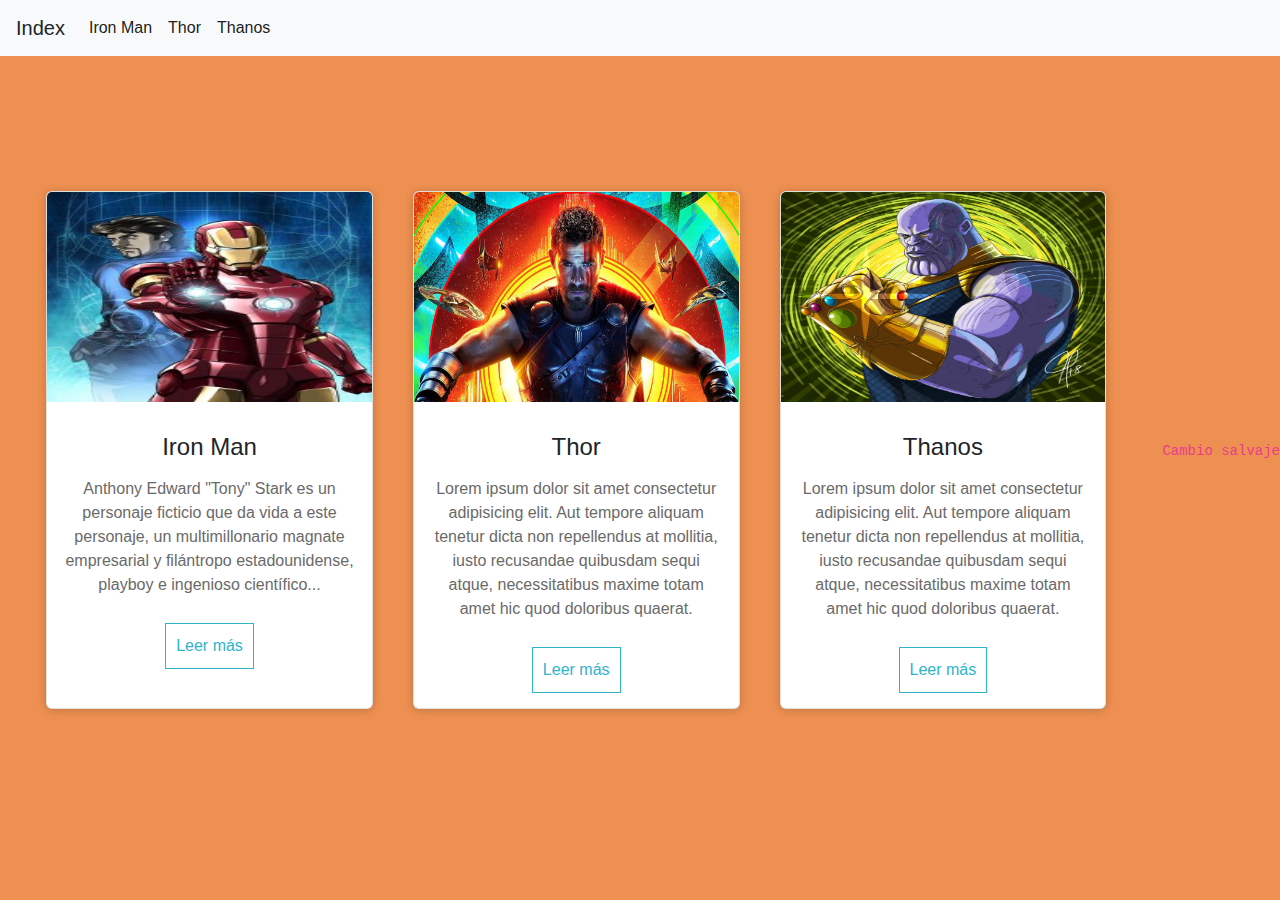
<file: index.html>
<!DOCTYPE html>
<html lang="en">

<head>
    <meta charset="UTF-8">
    <meta http-equiv="X-UA-Compatible" content="IE=edge">
    <meta name="viewport" content="width=device-width, initial-scale=1.0">
    <link rel="stylesheet" href="https://maxcdn.bootstrapcdn.com/bootstrap/4.0.0/css/bootstrap.min.css">
    <link rel="stylesheet" href="estilos.css">
    <title>Index</title>
</head>

<body>
    <div class="container">
        <nav class="navbar navbar-expand-lg navbar-light bg-light fixed-top">
            <a class="navbar-brand">Index</a>
            <button class="navbar-toggler" data-target="#my-nav" data-toggle="collapse" aria-controls="my-nav"
                aria-expanded="false" aria-label="Toggle navigation">
                <span class="navbar-toggler-icon"></span>
            </button>
            <div id="my-nav" class="collapse navbar-collapse">
                <ul class="navbar-nav mr-auto">
                    <li class="nav-item active">
                        <a class="nav-link" href="pagina1.html">Iron Man<span class="sr-only">(current)</span></a>
                    </li>
                    <li class="nav-item active">
                        <a class="nav-link " href="pagina2.html" tabindex="-1" aria-disabled="true">Thor</a>
                    </li>
                    <li class="nav-item active ">
                        <a class="nav-link " href="pagina3.html" tabindex="-1" aria-disabled="true">Thanos</a>
                    </li>
                </ul>
            </div>
        </nav>
        <div class="contenedor">
            <div class="card">
                <figure>
                    <img src="imagenes/ironman.jpg">
                </figure>
                <div class="contenido">
                    <h4>Iron Man</h4>
                    <p>Anthony Edward "Tony" Stark es un personaje ficticio que da vida a este personaje, un
                        multimillonario magnate empresarial y filántropo estadounidense, playboy e ingenioso científico...
                    </p>
                    <a href="#">Leer más</a>
                </div>
            </div>

            <div class="card">
                <figure>
                    <img src="imagenes/thor.jpg">
                </figure>
                <div class="contenido">
                    <h4>Thor</h4>
                    <p>Lorem ipsum dolor sit amet consectetur adipisicing elit. Aut tempore aliquam tenetur dicta non
                        repellendus at mollitia, iusto recusandae quibusdam sequi atque, necessitatibus maxime totam
                        amet hic quod doloribus quaerat.</p>
                    <a href="#">Leer más</a>
                </div>
            </div>

            <div class="card">
                <figure>
                    <img src="imagenes/thanos.jpg">
                </figure>
                <div class="contenido">
                    <h4>Thanos</h4>
                    <p>Lorem ipsum dolor sit amet consectetur adipisicing elit. Aut tempore aliquam tenetur dicta non
                        repellendus at mollitia, iusto recusandae quibusdam sequi atque, necessitatibus maxime totam
                        amet hic quod doloribus quaerat.</p>
                    <a href="#">Leer más</a>
                </div>
            </div>
        </div>

    </div>




    </div>
    <div>
        <code>Cambio salvaje</code>
    </div>
    <script> src = "https://cdn.jsdelivr.net/npm/bootstrap@5.3.0-alpha2/dist/js/bootstrap.bundle.min.js"</script>
</body>

</html>
</file>
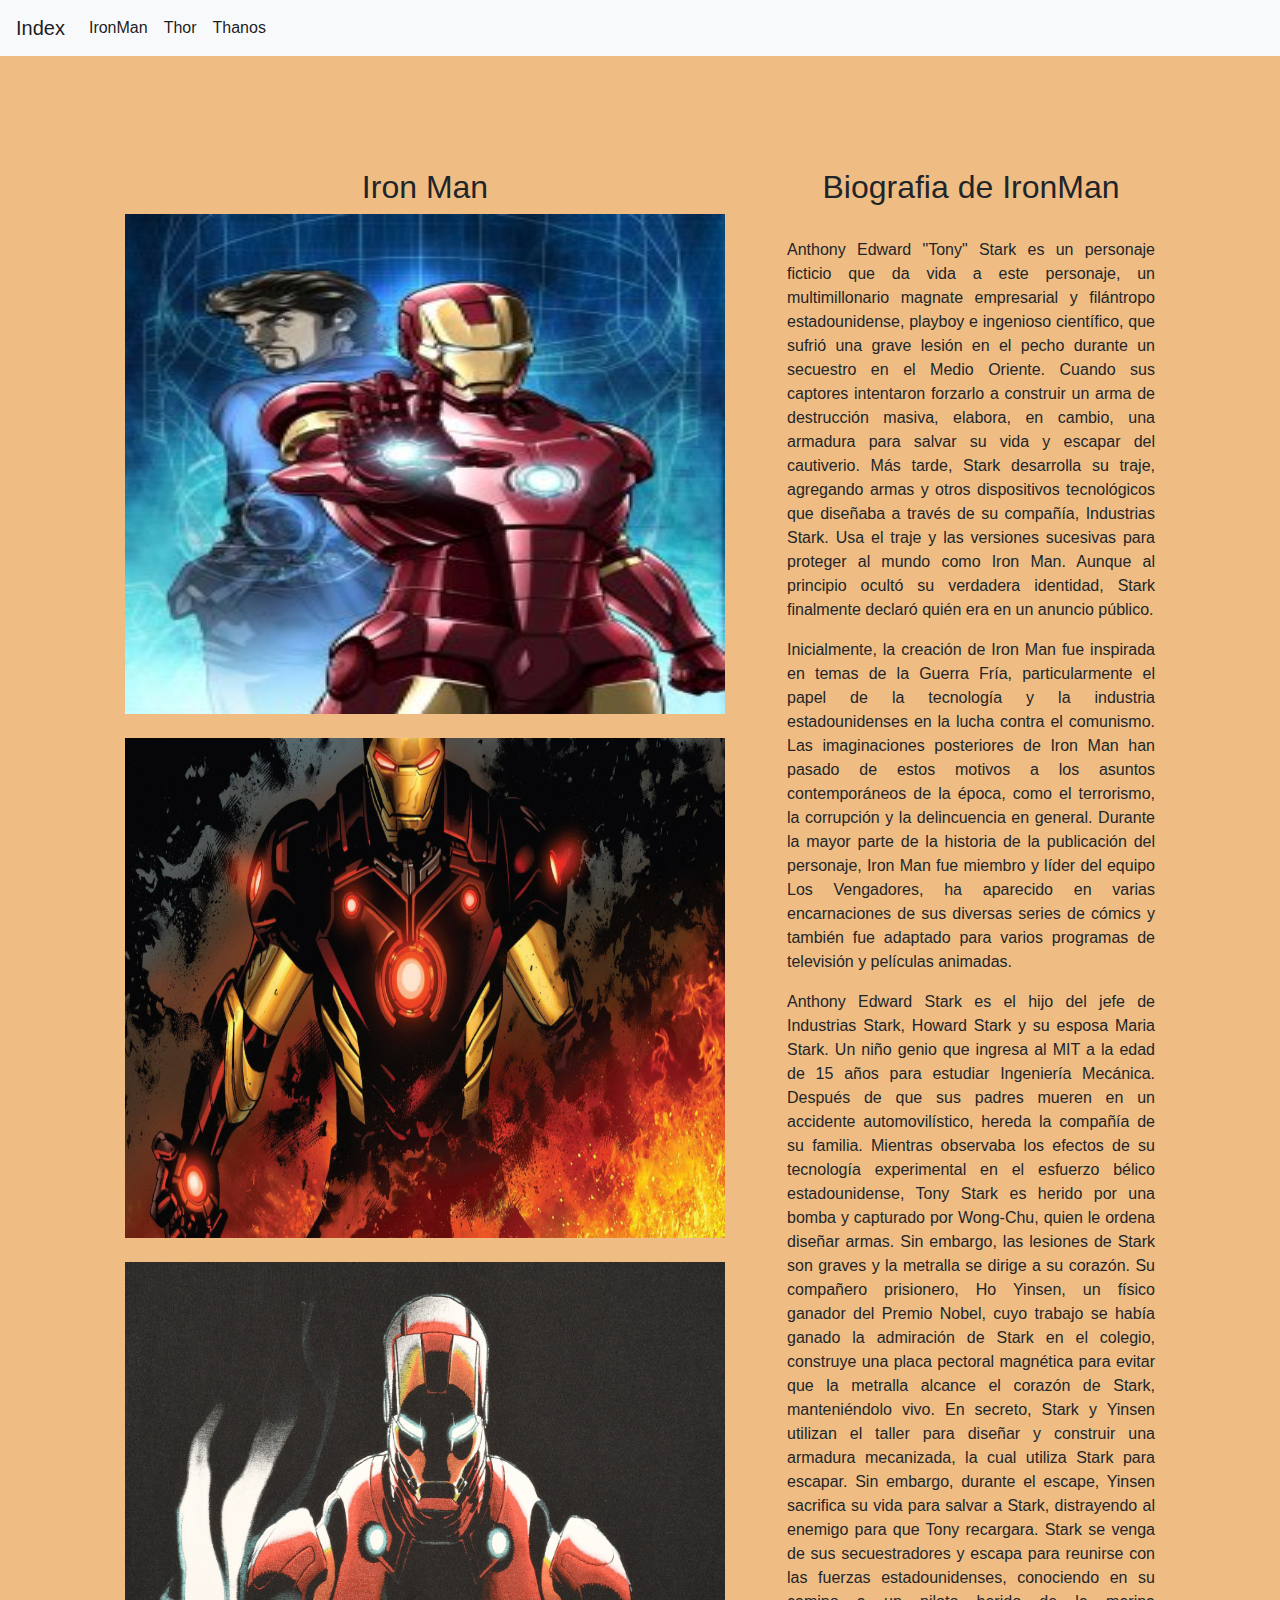
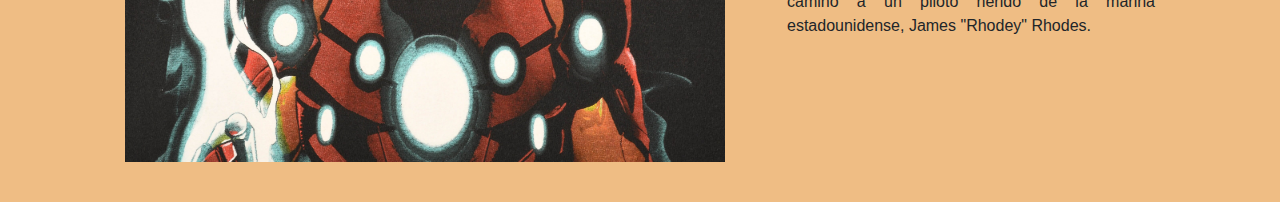
<file: pagina1.html>
<!DOCTYPE html>
<html lang="en">

<head>
    <meta charset="UTF-8">
    <meta http-equiv="X-UA-Compatible" content="IE=edge">
    <meta name="viewport" content="width=device-width, initial-scale=1.0">
    <link rel="stylesheet" href="https://maxcdn.bootstrapcdn.com/bootstrap/4.0.0/css/bootstrap.min.css">
    <link rel="stylesheet" href="estilos2.css">
    <title>IronMan</title>
</head>

<body>
   <h1>Está es la página 1</h1>
    <div class="container">
        <nav class="navbar navbar-expand-lg navbar-light bg-light fixed-top">
            <a class="navbar-brand" href="index.html">Index</a>
            <button class="navbar-toggler" data-target="#my-nav" data-toggle="collapse" aria-controls="my-nav"
                aria-expanded="false" aria-label="Toggle navigation">
                <span class="navbar-toggler-icon"></span>
            </button>
            <div id="my-nav" class="collapse navbar-collapse">
                <ul class="navbar-nav mr-auto">
                    <li class="nav-item active">
                        <a class="nav-link" href="pagina1.html">IronMan <span class="sr-only">(current)</span></a>
                    </li>
                    <li class="nav-item active">
                        <a class="nav-link " href="pagina2.html" tabindex="-1" aria-disabled="true">Thor</a>
                    </li>
                    <li class="nav-item active ">
                        <a class="nav-link " href="pagina3.html" tabindex="-1" aria-disabled="true">Thanos</a>
                    </li>
                </ul>
            </div>
        </nav>
        <br><br><br><br>
        <div class="container px-4 text-center">
            <div class="row gx-5">
                <div class="col">
                    <div class="p-3">
                        <h2>Iron Man</h2>
                        <img src="imagenes/ironman.jpg" height="500px" width="600px"><br><br>
                        <img src="imagenes/ironman2.jpg" height="500px" width="600px"><br><br>
                        <img src="imagenes/ironman3.jpg" height="500px" width="600px"><br><br>
                    
                    </div>
                </div>
                <div class="col">
                    <div class="p-3">
                        <h2>Biografia de IronMan</h2><br>

                        <p>Anthony Edward "Tony" Stark es un personaje ficticio que da vida a este personaje, un
                            multimillonario magnate empresarial y filántropo estadounidense, playboy e ingenioso
                            científico, que sufrió una grave lesión en el pecho durante un secuestro en el Medio
                            Oriente. Cuando sus captores intentaron forzarlo a construir un arma de destrucción masiva,
                            elabora, en cambio, una armadura para salvar su vida y escapar del cautiverio. Más tarde,
                            Stark desarrolla su traje, agregando armas y otros dispositivos tecnológicos que diseñaba a
                            través de su compañía, Industrias Stark. Usa el traje y las versiones sucesivas para
                            proteger al mundo como Iron Man. Aunque al principio ocultó su verdadera identidad, Stark
                            finalmente declaró quién era en un anuncio público.</p>
                        <p>
                            Inicialmente, la creación de Iron Man fue inspirada en temas de la Guerra Fría,
                            particularmente el papel de la tecnología y la industria estadounidenses en la lucha contra
                            el comunismo.​ Las imaginaciones posteriores de Iron Man han pasado de estos motivos a los
                            asuntos contemporáneos de la época,​ como el terrorismo, la corrupción y la delincuencia en
                            general.

                            Durante la mayor parte de la historia de la publicación del personaje, Iron Man fue miembro
                            y líder del equipo Los Vengadores, ha aparecido en varias encarnaciones de sus diversas
                            series de cómics y también fue adaptado para varios programas de televisión y películas
                            animadas.
                        </p>
                        <p>
                            Anthony Edward Stark es el hijo del jefe de Industrias Stark, Howard Stark y su esposa Maria
                            Stark. Un niño genio que ingresa al MIT a la edad de 15 años para estudiar Ingeniería
                            Mecánica. Después de que sus padres mueren en un accidente automovilístico, hereda la
                            compañía de su familia.

                            Mientras observaba los efectos de su tecnología experimental en el esfuerzo bélico
                            estadounidense, Tony Stark es herido por una bomba y capturado por Wong-Chu, quien le ordena
                            diseñar armas. Sin embargo, las lesiones de Stark son graves y la metralla se dirige a su
                            corazón. Su compañero prisionero, Ho Yinsen, un físico ganador del Premio Nobel, cuyo
                            trabajo se había ganado la admiración de Stark en el colegio, construye una placa pectoral
                            magnética para evitar que la metralla alcance el corazón de Stark, manteniéndolo vivo. En
                            secreto, Stark y Yinsen utilizan el taller para diseñar y construir una armadura mecanizada,
                            la cual utiliza Stark para escapar. Sin embargo, durante el escape, Yinsen sacrifica su vida
                            para salvar a Stark, distrayendo al enemigo para que Tony recargara. Stark se venga de sus
                            secuestradores y escapa para reunirse con las fuerzas estadounidenses, conociendo en su
                            camino a un piloto herido de la marina estadounidense, James "Rhodey" Rhodes.
                        </p>
                    </div>
                </div>
            </div>
        </div>









    </div>
</body>


</html>
</file>
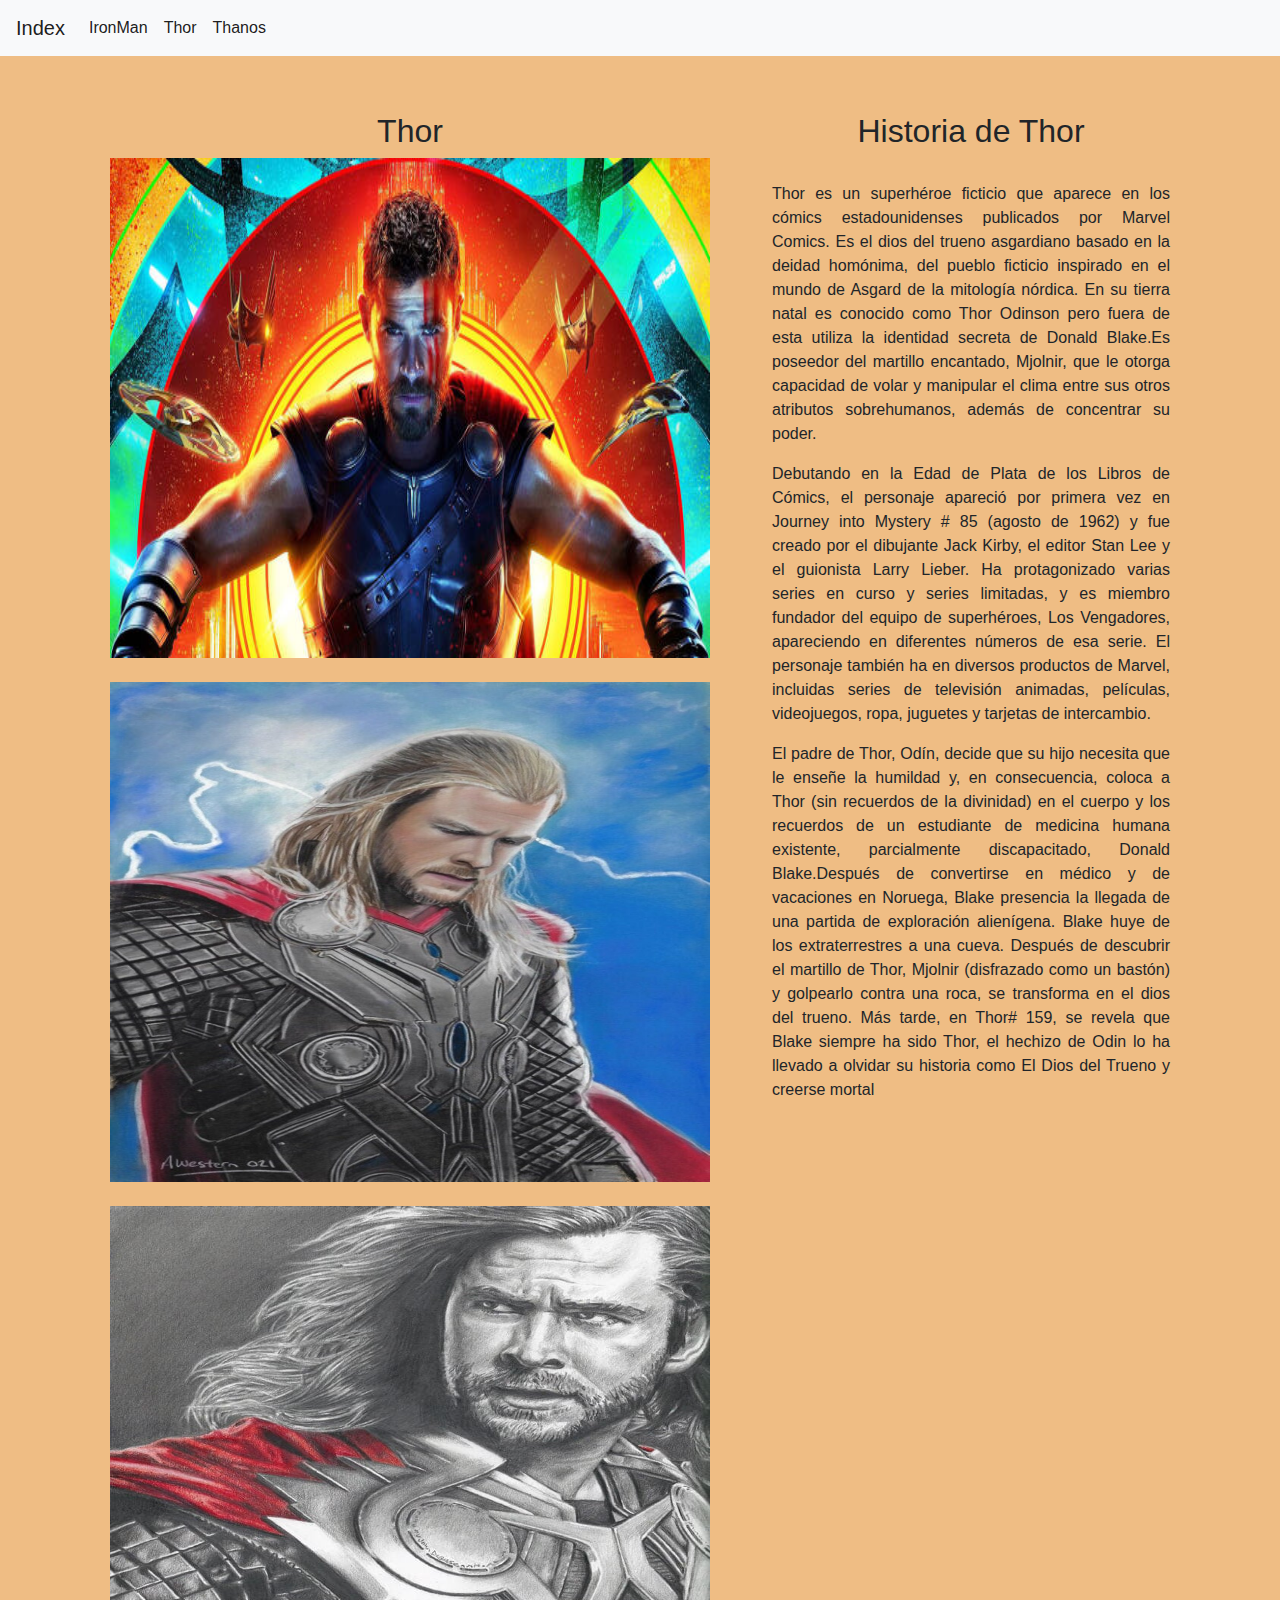
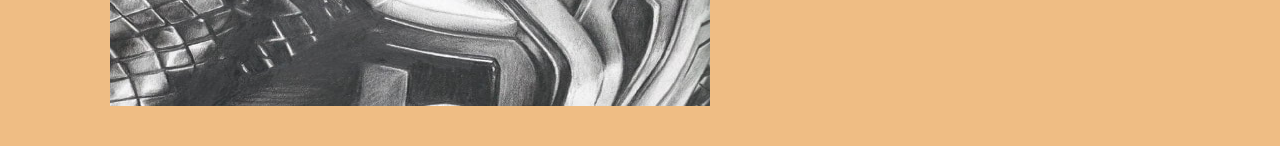
<file: pagina2.html>
<!DOCTYPE html>
<html lang="en">

<head>
    <meta charset="UTF-8">
    <meta http-equiv="X-UA-Compatible" content="IE=edge">
    <meta name="viewport" content="width=device-width, initial-scale=1.0">
    <link rel="stylesheet" href="https://maxcdn.bootstrapcdn.com/bootstrap/4.0.0/css/bootstrap.min.css">
    <link rel="stylesheet" href="estilos2.css">
    <title>Thor</title>
</head>

<body>
    <div class="container">
        <nav class="navbar navbar-expand-lg navbar-light bg-light fixed-top">
            <a class="navbar-brand" href="index.html">Index</a>
            <button class="navbar-toggler" data-target="#my-nav" data-toggle="collapse" aria-controls="my-nav"
                aria-expanded="false" aria-label="Toggle navigation">
                <span class="navbar-toggler-icon"></span>
            </button>
            <div id="my-nav" class="collapse navbar-collapse">
                <ul class="navbar-nav mr-auto">
                    <li class="nav-item active">
                        <a class="nav-link" href="pagina1.html">IronMan<span class="sr-only">(current)</span></a>
                    </li>
                    <li class="nav-item active">
                        <a class="nav-link " href="pagina2.html" tabindex="-1" aria-disabled="true">Thor</a>
                    </li>
                    <li class="nav-item active ">
                        <a class="nav-link " href="pagina3.html" tabindex="-1" aria-disabled="true">Thanos</a>
                    </li>
                </ul>
            </div>
        </nav>
    </div>

    <br><br><br><br>
    <div class="container px-4 text-center">
        <div class="row gx-5">
            <div class="col">
                <div class="p-3">
                    <h2>Thor</h2>
                    <img src="imagenes/thor.jpg" height="500px" width="600px"><br><br>
                    <img src="imagenes/thor2.jpg" height="500px" width="600px"><br><br>
                    <img src="imagenes/thor3.jpg" height="500px" width="600px"><br><br>

                </div>
            </div>
            <div class="col">
                <div class="p-3">
                    <h2>Historia  de Thor</h2><br>

                    <p>Thor es un superhéroe ficticio que aparece en los cómics estadounidenses publicados por Marvel
                        Comics. Es el dios del trueno asgardiano basado en la deidad homónima, del pueblo ficticio
                        inspirado en el mundo de Asgard de la mitología nórdica. En su tierra natal es conocido como
                        Thor Odinson pero fuera de esta utiliza la identidad secreta de Donald Blake.Es poseedor del
                        martillo encantado, Mjolnir, que le otorga capacidad de volar y manipular el clima entre sus
                        otros atributos sobrehumanos, además de concentrar su poder.</p>
                    <p>
                        Debutando en la Edad de Plata de los Libros de Cómics, el personaje apareció por primera vez en
                        Journey into Mystery # 85 (agosto de 1962) y fue creado por el dibujante Jack Kirby, el editor
                        Stan Lee y el guionista Larry Lieber. Ha protagonizado varias series en curso y series
                        limitadas, y es miembro fundador del equipo de superhéroes, Los Vengadores, apareciendo en
                        diferentes números de esa serie. El personaje también ha en diversos productos de Marvel,
                        incluidas series de televisión animadas, películas, videojuegos, ropa, juguetes y tarjetas de
                        intercambio.
                    </p>
                    <p>
                        El padre de Thor, Odín, decide que su hijo necesita que le enseñe la humildad y, en
                        consecuencia, coloca a Thor (sin recuerdos de la divinidad) en el cuerpo y los recuerdos de un
                        estudiante de medicina humana existente, parcialmente discapacitado, Donald Blake.Después de
                        convertirse en médico y de vacaciones en Noruega, Blake presencia la llegada de una partida de
                        exploración alienígena. Blake huye de los extraterrestres a una cueva. Después de descubrir el
                        martillo de Thor, Mjolnir (disfrazado como un bastón) y golpearlo contra una roca, se transforma
                        en el dios del trueno. Más tarde, en Thor# 159, se revela que Blake siempre ha sido Thor, el
                        hechizo de Odin lo ha llevado a olvidar su historia como El Dios del Trueno y creerse mortal
                    </p>
                </div>
            </div>
        </div>
    </div>


</body>

</html>
</file>
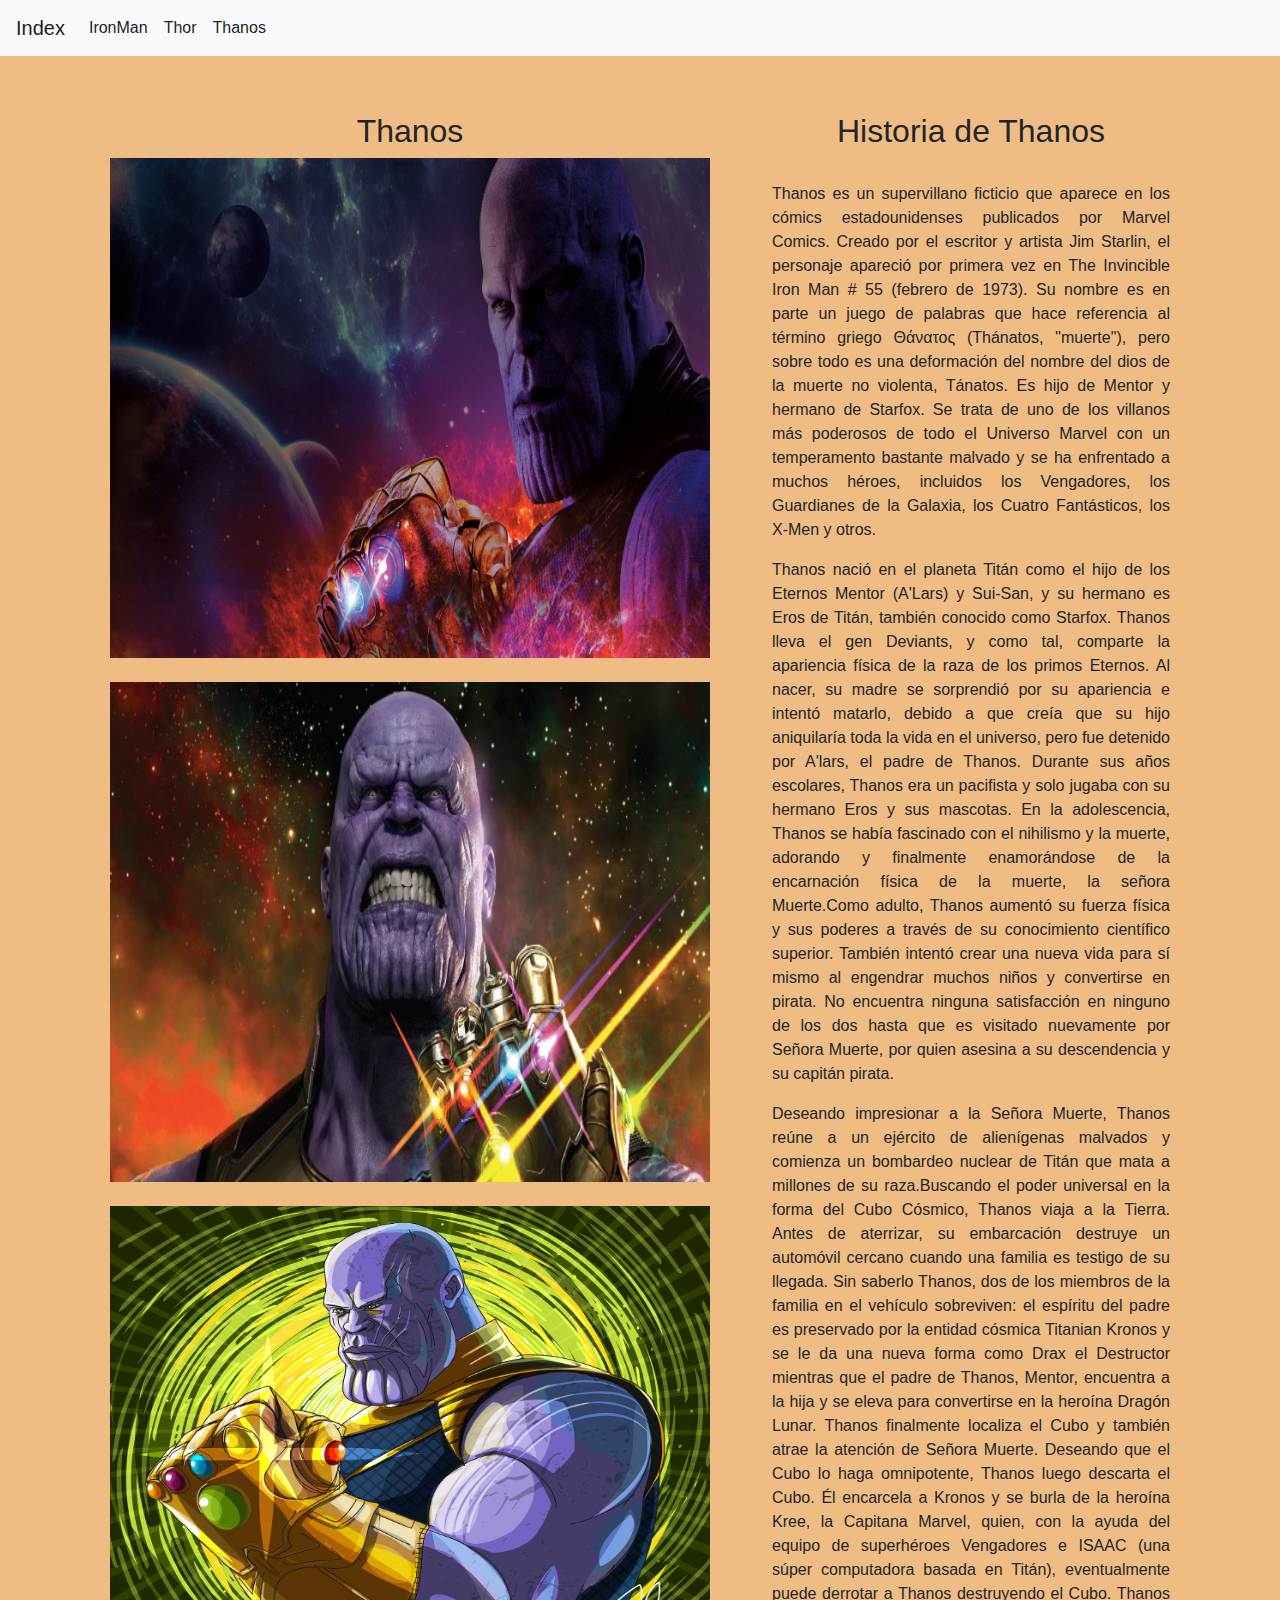
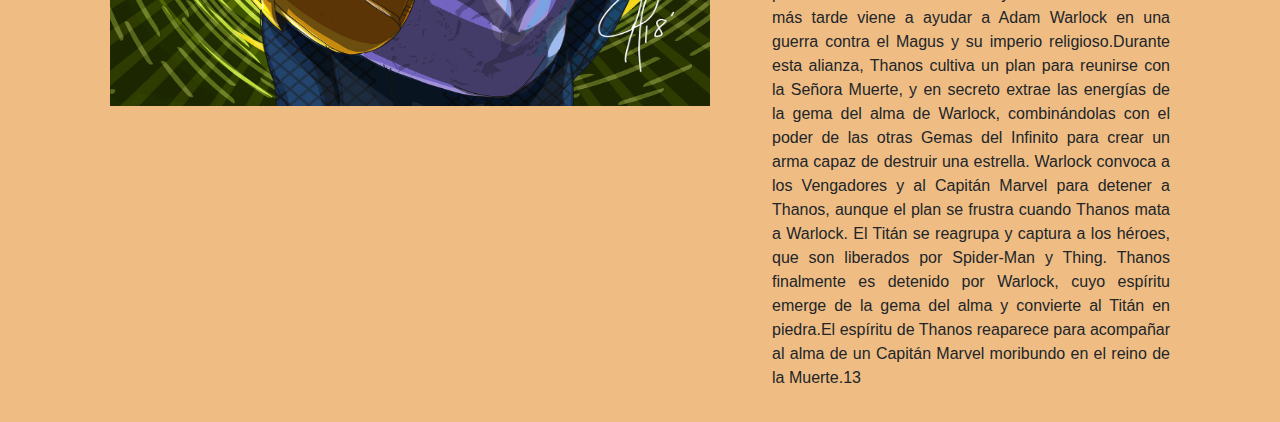
<file: pagina3.html>
<!DOCTYPE html>
<html lang="en">

<head>
    <meta charset="UTF-8">
    <meta http-equiv="X-UA-Compatible" content="IE=edge">
    <meta name="viewport" content="width=device-width, initial-scale=1.0">
    <link rel="stylesheet" href="https://maxcdn.bootstrapcdn.com/bootstrap/4.0.0/css/bootstrap.min.css">
    <link rel="stylesheet" href="estilos2.css">
    <title>Thanos</title>
</head>

<body>
    <div class="container">
        <nav class="navbar navbar-expand-lg navbar-light bg-light fixed-top">
            <a class="navbar-brand" href="index.html">Index</a>
            <button class="navbar-toggler" data-target="#my-nav" data-toggle="collapse" aria-controls="my-nav"
                aria-expanded="false" aria-label="Toggle navigation">
                <span class="navbar-toggler-icon"></span>
            </button>
            <div id="my-nav" class="collapse navbar-collapse">
                <ul class="navbar-nav mr-auto">
                    <li class="nav-item active">
                        <a class="nav-link" href="pagina1.html">IronMan <span class="sr-only">(current)</span></a>
                    </li>
                    <li class="nav-item active">
                        <a class="nav-link " href="pagina2.html" tabindex="-1" aria-disabled="true">Thor</a>
                    </li>
                    <li class="nav-item active ">
                        <a class="nav-link " href="pagina3.html" tabindex="-1" aria-disabled="true">Thanos</a>
                    </li>
                </ul>
            </div>
        </nav>
    </div>

    <br><br><br><br>
    <div class="container px-4 text-center">
        <div class="row gx-5">
            <div class="col">
                <div class="p-3">
                    <h2>Thanos</h2>
                    <img src="imagenes/thanos 2.jpg" height="500px" width="600px"><br><br>
                    <img src="imagenes/thanos3.jpg" height="500px" width="600px"><br><br>
                    <img src="imagenes/thanos.jpg" height="500px" width="600px"><br><br>

                </div>
            </div>
            <div class="col">
                <div class="p-3">
                    <h2>Historia de Thanos</h2><br>

                    <p>Thanos es un supervillano ficticio que aparece en los cómics estadounidenses publicados por
                        Marvel Comics. Creado por el escritor y artista Jim Starlin, el personaje apareció por primera
                        vez en The Invincible Iron Man # 55 (febrero de 1973). Su nombre es en parte un juego de
                        palabras que hace referencia al término griego Θάνατος (Thánatos, "muerte"), pero sobre todo es
                        una deformación del nombre del dios de la muerte no violenta, Tánatos. Es hijo de Mentor y
                        hermano de Starfox. Se trata de uno de los villanos más poderosos de todo el Universo Marvel con
                        un temperamento bastante malvado y se ha enfrentado a muchos héroes, incluidos los Vengadores,
                        los Guardianes de la Galaxia, los Cuatro Fantásticos, los X-Men y otros.</p>
                    <p>
                        Thanos nació en el planeta Titán como el hijo de los Eternos Mentor (A'Lars) y Sui-San, y su
                        hermano es Eros de Titán, también conocido como Starfox. Thanos lleva el gen Deviants, y como
                        tal, comparte la apariencia física de la raza de los primos Eternos. Al nacer, su madre se
                        sorprendió por su apariencia e intentó matarlo, debido a que creía que su hijo aniquilaría toda
                        la vida en el universo, pero fue detenido por A'lars, el padre de Thanos. Durante sus años
                        escolares, Thanos era un pacifista y solo jugaba con su hermano Eros y sus mascotas. En la
                        adolescencia, Thanos se había fascinado con el nihilismo y la muerte, adorando y finalmente
                        enamorándose de la encarnación física de la muerte, la señora Muerte.Como adulto, Thanos
                        aumentó su fuerza física y sus poderes a través de su conocimiento científico superior. También
                        intentó crear una nueva vida para sí mismo al engendrar muchos niños y convertirse en pirata. No
                        encuentra ninguna satisfacción en ninguno de los dos hasta que es visitado nuevamente por Señora
                        Muerte, por quien asesina a su descendencia y su capitán pirata.
                    </p>
                    <p>
                        Deseando impresionar a la Señora Muerte, Thanos reúne a un ejército de alienígenas malvados y
                        comienza un bombardeo nuclear de Titán que mata a millones de su raza.Buscando el poder
                        universal en la forma del Cubo Cósmico, Thanos viaja a la Tierra. Antes de aterrizar, su
                        embarcación destruye un automóvil cercano cuando una familia es testigo de su llegada. Sin
                        saberlo Thanos, dos de los miembros de la familia en el vehículo sobreviven: el espíritu del
                        padre es preservado por la entidad cósmica Titanian Kronos y se le da una nueva forma como Drax
                        el Destructor mientras que el padre de Thanos, Mentor, encuentra a la hija y se eleva para
                        convertirse en la heroína Dragón Lunar. Thanos finalmente localiza el Cubo y también atrae la
                        atención de Señora Muerte. Deseando que el Cubo lo haga omnipotente, Thanos luego descarta el
                        Cubo. Él encarcela a Kronos y se burla de la heroína Kree, la Capitana Marvel, quien, con la
                        ayuda del equipo de superhéroes Vengadores e ISAAC (una súper computadora basada en Titán),
                        eventualmente puede derrotar a Thanos destruyendo el Cubo.

                        Thanos más tarde viene a ayudar a Adam Warlock en una guerra contra el Magus y su imperio
                        religioso.Durante esta alianza, Thanos cultiva un plan para reunirse con la Señora
                        Muerte, y en secreto extrae las energías de la gema del alma de Warlock, combinándolas con el
                        poder de las otras Gemas del Infinito para crear un arma capaz de destruir una estrella. Warlock
                        convoca a los Vengadores y al Capitán Marvel para detener a Thanos, aunque el plan se frustra
                        cuando Thanos mata a Warlock. El Titán se reagrupa y captura a los héroes, que son liberados por
                        Spider-Man y Thing. Thanos finalmente es detenido por Warlock, cuyo espíritu emerge de la gema
                        del alma y convierte al Titán en piedra.El espíritu de Thanos reaparece para acompañar al
                        alma de un Capitán Marvel moribundo en el reino de la Muerte.13
                    </p>
                </div>
            </div>
        </div>
    </div>




</body>

</html>
</file>
<file: estilos.css>
*{
    margin: 0;
    padding: 0;
    box-sizing: border-box;
}

body{
    width: 100%;
    height: 100vh;
    display: flex;
    justify-content: center;
    align-items: center;
    font-family: sans-serif;
    background-color: #ee9051;
}
.contenedor{
    width: 100%;
    display: flex;
    max-width: 1100px;
}


.card{
    width: 100%;
    margin: 20px;
    border-radius: 6px;
    overflow: hidden;
    background: #Fff;
    box-shadow: 0px 1px 10px rgba(0, 0, 0,0.2);
    cursor: default;
    transition: all 400ms ease;

}

.card:hover{
    box-shadow: 5px 5px 20px rgba(0, 0, 0,0.4);
    transform: translateY(-3%);
}

.card img{
    width: 100%;
    height: 210px;
}

.card .contenido{
    padding: 15px;
    text-align: center;
}

.card .contenido p{
    line-height: 1.5;
    color: #6a6a6a;
}
.card .contenido h4{
    font-weight: 400;
    margin-bottom: 15px;
}

.card .contenido a{
    text-decoration: none;
    display: inline-block;
    padding: 10px;
    margin-top: 10px;
    color: #2fb4cc;
    border: 1px solid #2fb4cc;
    border-radius: all 400ms ease;

}

.card .contenido a:hover{
    background: #2fb4cc;
    color: white
}
</file>
<file: estilos2.css>
body{
    background-color: rgba(233, 166, 89, 0.74);
}

p{
    text-align: justify;
}
</file>
